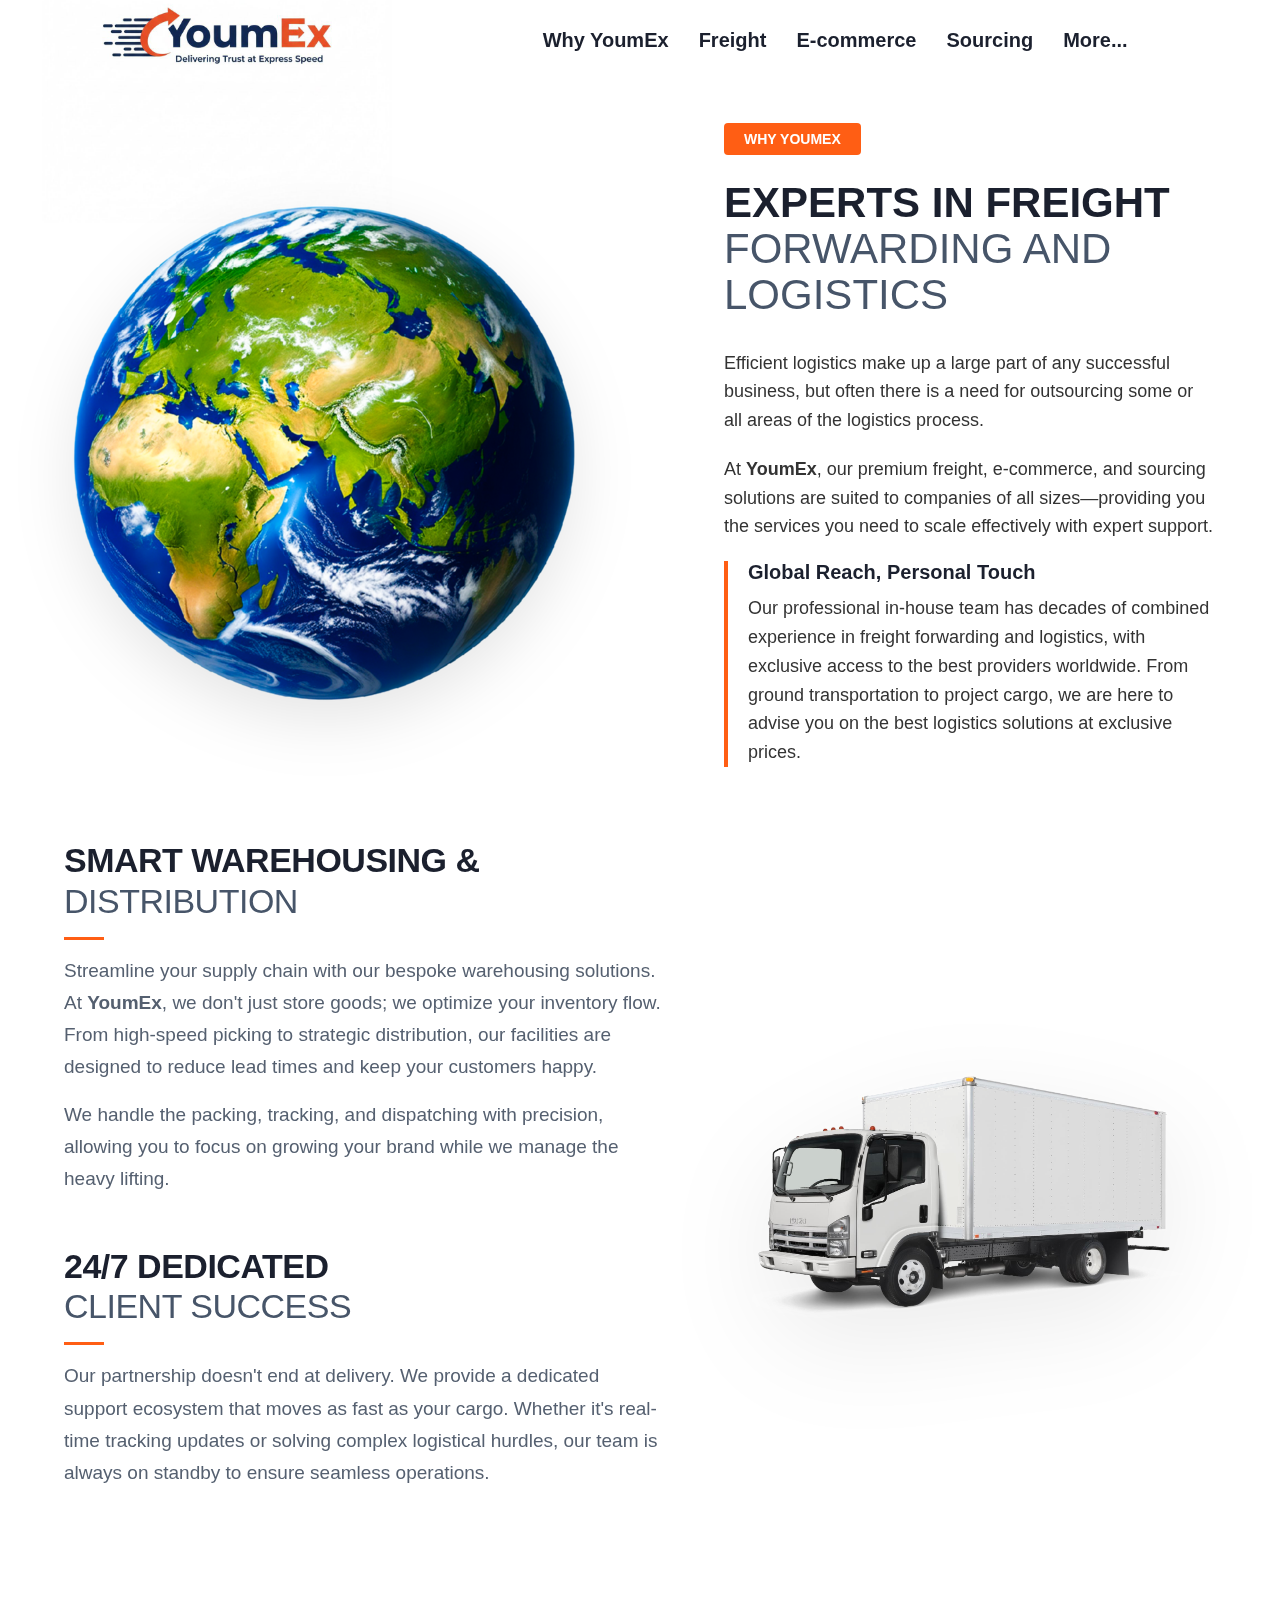
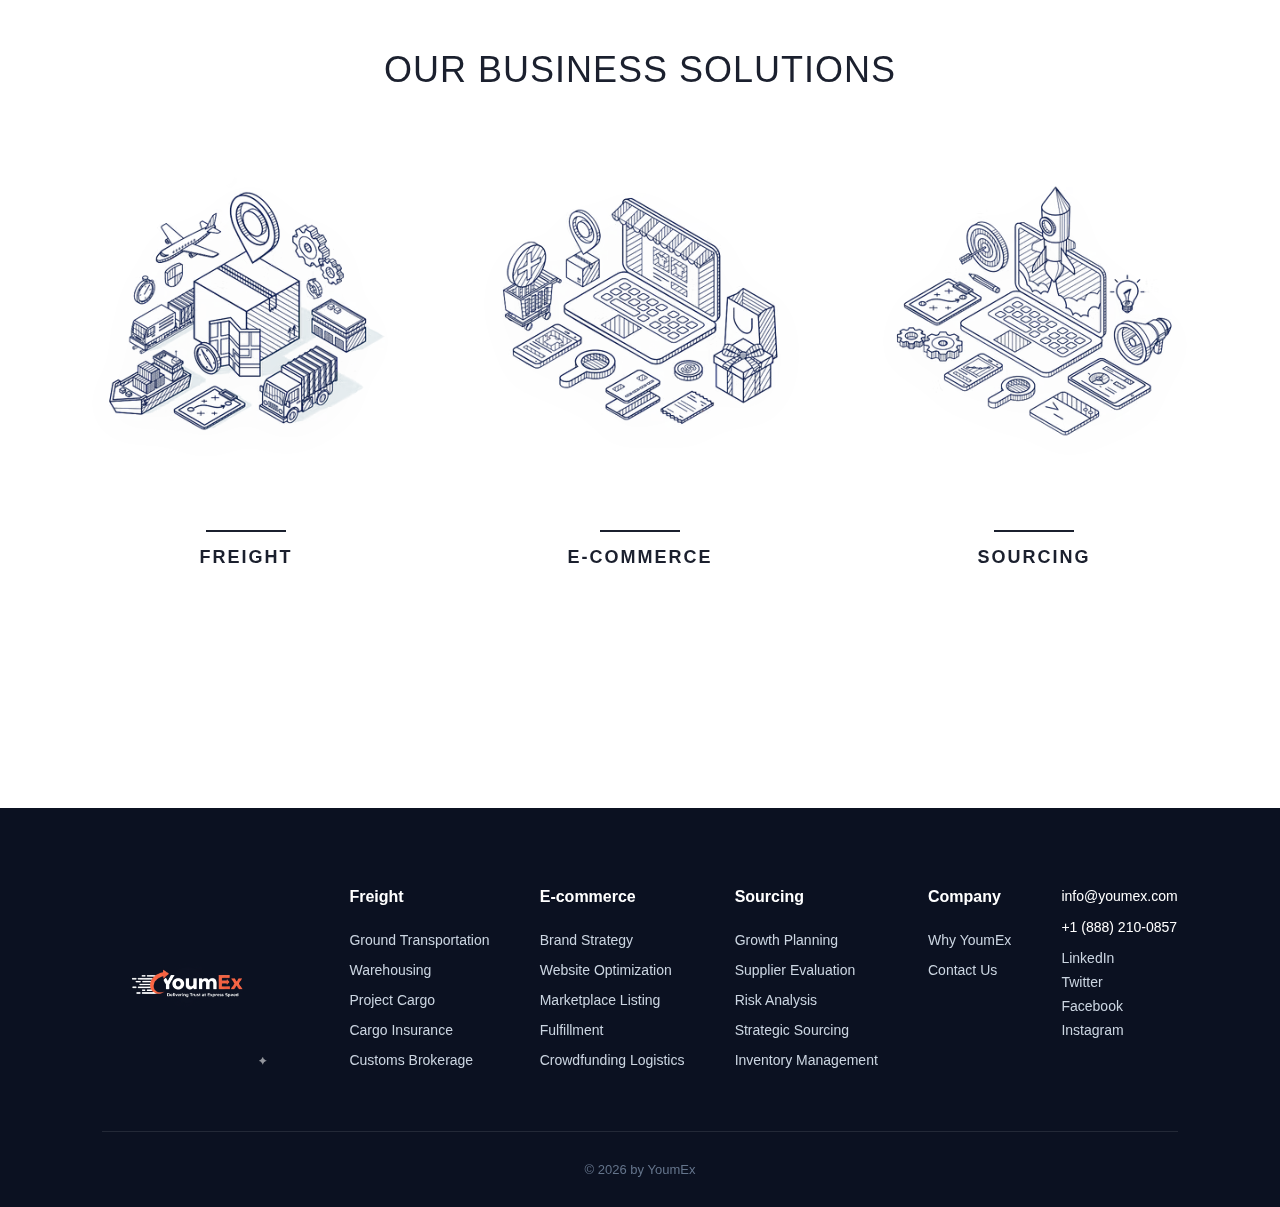
<file: about.html>
<!DOCTYPE html>
<html lang="en">
<head>
    <meta charset="UTF-8">
    <meta name="viewport" content="width=device-width, initial-scale=1.0">
    <title>YoumEx - Delivering Trust</title>
    <link rel="stylesheet" href="style.css">
</head>
<body>

    <header>
        <nav class="navbar">
    <div class="logo">
        <img src="logo.jpeg" alt="YoumEx Logo">
    </div>

    <div class="hamburger" id="hamburger">
        <span class="bar"></span>
        <span class="bar"></span>
        <span class="bar"></span>
    </div>

    <ul class="nav-links" id="nav-menu">
        <li><a href="about.html">Why YoumEx</a></li>
        <li><a href="#">Freight</a></li>
        <li><a href="#">E-commerce</a></li>
        <li><a href="#">Sourcing</a></li>
        <li><a href="#">More...</a></li>
    </ul>
</nav>
    </header>
    <section class="why-youmex">
    <div class="container hero-grid">
        <div class="hero-visual">
            <div class="globe-container">
                <img src="image copy 18.png" alt="YoumEx Global Network" class="main-globe">
            </div>
        </div>

        <div class="hero-content">
            <div class="badge">Why YoumEx</div>
            <h1>EXPERTS IN FREIGHT <br> <span>FORWARDING AND LOGISTICS</span></h1>
            
            <p class="intro-text">
                Efficient logistics make up a large part of any successful business, but often there is a need for outsourcing some or all areas of the logistics process.
            </p>

            <p class="detail-text">
                At <strong>YoumEx</strong>, our premium freight, e-commerce, and sourcing solutions are suited to companies of all sizes—providing you the services you need to scale effectively with expert support.
            </p>

            <div class="highlight-box">
                <h3>Global Reach, Personal Touch</h3>
                <p>
                    Our professional in-house team has decades of combined experience in freight forwarding and logistics, with exclusive access to the best providers worldwide. From ground transportation to project cargo, we are here to advise you on the best logistics solutions at exclusive prices.
                </p>
            </div>
        </div>
    </div>
</section>
<section class="fulfillment-section">
    <div class="container fulfillment-wrapper">
        
        <div class="fulfillment-content">
            <div class="content-block">
                <h2>SMART WAREHOUSING & <br> <span>DISTRIBUTION</span></h2>
                <div class="short-line"></div>
                <p>
                    Streamline your supply chain with our bespoke warehousing solutions. At <strong>YoumEx</strong>, we don't just store goods; we optimize your inventory flow. From high-speed picking to strategic distribution, our facilities are designed to reduce lead times and keep your customers happy.
                </p>
                <p>
                    We handle the packing, tracking, and dispatching with precision, allowing you to focus on growing your brand while we manage the heavy lifting.
                </p>
            </div>

            <div class="content-block">
                <h2>24/7 DEDICATED <br> <span>CLIENT SUCCESS</span></h2>
                <div class="short-line"></div>
                <p>
                    Our partnership doesn't end at delivery. We provide a dedicated support ecosystem that moves as fast as your cargo. Whether it's real-time tracking updates or solving complex logistical hurdles, our team is always on standby to ensure seamless operations.
                </p>
            </div>
        </div>

        <div class="fulfillment-visual">
            <div class="image-container">
                <img src="image copy 19.png" alt="Digital Logistics Management">
                <div class="bg-pattern"></div>
            </div>
        </div>
    </div>
</section>
<section class="solutions-section">
    <div class="container">
        <h2 class="section-title">OUR BUSINESS SOLUTIONS</h2>
        
        <div class="solutions-grid">
            <div class="solution-card">
                <div class="solution-icon">
                    <img src="image copy 20.png" alt="YoumEx Freight Solutions">
                </div>
                <div class="solution-footer">
                    <div class="accent-line"></div>
                    <h3>FREIGHT</h3>
                </div>
            </div>

            <div class="solution-card">
                <div class="solution-icon">
                    <img src="image copy 21.png" alt="YoumEx E-commerce">
                </div>
                <div class="solution-footer">
                    <div class="accent-line"></div>
                    <h3>E-COMMERCE</h3>
                </div>
            </div>

            <div class="solution-card">
                <div class="solution-icon">
                    <img src="image copy 22.png" alt="YoumEx Sourcing">
                </div>
                <div class="solution-footer">
                    <div class="accent-line"></div>
                    <h3>SOURCING</h3>
                </div>
            </div>
        </div>
    </div>
</section>
<footer class="main-footer">
    <div class="footer-container">
        <div class="footer-logo-section">
            <div class="footer-logo">
                <img src="image copy 17.png" alt="YoumEx Logo">
            </div>
        </div>

        <div class="footer-links">
            <div class="footer-col">
                <h4>Freight</h4>
                <ul>
                    <li><a href="#">Ground Transportation</a></li>
                    <li><a href="#">Warehousing</a></li>
                    <li><a href="#">Project Cargo</a></li>
                    <li><a href="#">Cargo Insurance</a></li>
                    <li><a href="#">Customs Brokerage</a></li>
                </ul>
            </div>

            <div class="footer-col">
                <h4>E-commerce</h4>
                <ul>
                    <li><a href="#">Brand Strategy</a></li>
                    <li><a href="#">Website Optimization</a></li>
                    <li><a href="#">Marketplace Listing</a></li>
                    <li><a href="#">Fulfillment</a></li>
                    <li><a href="#">Crowdfunding Logistics</a></li>
                </ul>
            </div>

            <div class="footer-col">
                <h4>Sourcing</h4>
                <ul>
                    <li><a href="#">Growth Planning</a></li>
                    <li><a href="#">Supplier Evaluation</a></li>
                    <li><a href="#">Risk Analysis</a></li>
                    <li><a href="#">Strategic Sourcing</a></li>
                    <li><a href="#">Inventory Management</a></li>
                </ul>
            </div>

            <div class="footer-col">
                <h4>Company</h4>
                <ul>
                    <li><a href="#">Why YoumEx</a></li>
                    <li><a href="#">Contact Us</a></li>
                </ul>
            </div>

            <div class="footer-col contact-col">
                <p><a href="mailto:info@youmex.com">info@youmex.com</a></p>
                <p>+1 (888) 210-0857</p>
                <div class="social-links">
                    <a href="#">LinkedIn</a>
                    <a href="#">Twitter</a>
                    <a href="#">Facebook</a>
                    <a href="#">Instagram</a>
                </div>
            </div>
        </div>
    </div>

    <div class="footer-bottom">
        <p>© 2026 by YoumEx</p>
    </div>
</footer>
    <script>
   
    const hamburger = document.querySelector('.hamburger');
    const navLinks = document.querySelector('.nav-links');

    hamburger.addEventListener('click', () => {
        navLinks.classList.toggle('active');
    });

    document.onclick = function(e){
        if(!hamburger.contains(e.target) && !navLinks.contains(e.target)){
            navLinks.classList.remove('active');
        }
    }
</script>

</body>
</html>
</file>
<file: style.css>
/* Basic Reset */
* {
    margin: 0;
    padding: 0;
    box-sizing: border-box;
    font-family: 'Arial', sans-serif;
}

body {
    background-color: #050a18; /* Dark theme base */
    color: white;
}

/* Navbar Styling */
.navbar {
    display: flex;
    justify-content: space-between;
    align-items: center;
    padding: 20px 8%;
    background: white; /* Logistify header is white */
    height: 80px;
}

.logo img {
    position: relative;
    right: 60px;
    top: 10px;
    height: 350px; /* Logo size adjust karein */
}

.nav-links {
    list-style: none;
    display: flex;    
}

.nav-links li {
    margin-left: 30px;
}

.nav-links a {
    position: relative;
    right: 50px;
    text-decoration: none;
    color: #1b202e;
    font-weight: 600;
    font-size: 20px;
}

/* Hero Section */
.hero {
    height: calc(100vh - 80px);
    background: linear-gradient(rgba(5, 10, 24, 0.6), rgba(5, 10, 24, 0.6)), 
                url('bg.png') no-repeat center center/cover;
    display: flex;
    align-items: center;
    padding: 0 8%;
    position: relative;
}

.hero-content2 h1 {
    font-size: 80px;
    line-height: 1.1;
    font-weight: bold;
    letter-spacing: 2px;
}

.hero-content2 span {
    color: #ffffff;
}

.divider {
    width: 150px;
    height: 4px;
    background-color: #74c0e2; /* Light blue line */
    margin: 25px 0;
}

.hero-content2 p {
    font-size: 18px;
    margin-bottom: 35px;
    line-height: 1.6;
    color: #d1d1d1;
}

/* Button */
.btn-learn {
    display: inline-block;
    padding: 12px 35px;
    background-color: #74c0e2;
    color: #050a18;
    text-decoration: none;
    border-radius: 25px;
    font-weight: bold;
    transition: 0.3s;
}

.btn-learn:hover {
    background-color: #fff;
}

/* Hero Section Styling */
.hero-alt {
    padding: 60px 8%;
    background-color: #ffffff; /* Light clean background */
    min-height: 80vh;
    display: flex;
    align-items: center;
}

.hero-container {
    display: flex;
    align-items: center;
    justify-content: space-between;
    width: 100%;
    gap: 40px;
}

.hero-text-side {
    flex: 1;
}

.hero-text-side h1 {
    font-size: 55px;
    font-weight: 800;
    color: #1b202e;
    line-height: 1.1;
}


.accent-line {
    width: 100px;
    height: 4px;
    background-color: #ff5e00;
    margin: 20px 0;
}

.hero-text-side p {
    font-size: 18px;
    color: #555;
    max-width: 450px;
    margin-bottom: 30px;
    line-height: 1.6;
}

.btn-orange {
    display: inline-block;
    padding: 12px 30px;
    background-color: #c44205;
    color: white;
    text-decoration: none;
    border-radius: 25px;
    font-weight: bold;
    transition: 0.3s;
}

.btn-orange:hover {
    background-color: #db5715;
    transform: scale(1.05);
}

/* Image Side */
.hero-image-side {
    flex: 1.2;
}

.main-ship-img {
    width: 100%;
    border-radius: 10px;
    box-shadow: 20px 20px 60px rgba(0,0,0,0.05);
}
.premium-services {
    padding: 50px 8%;
    background-color: #fcfcfc;
    font-family: 'Inter', sans-serif; /* Professional clean font */
}

.header-content {
    text-align: center;
    margin-bottom: 60px;
}

.sub-title {
    color: #ff5e00;
    font-weight: 700;
    letter-spacing: 3px;
    font-size: 14px;
    display: block;
    margin-bottom: 10px;
}

.main-title {
    font-size: 42px;
    color: #050a18;
    font-weight: 800;
}

.main-title span {
    color: #ff5e00;
}

.styled-divider {
    width: 80px;
    height: 4px;
    background: #ff4d00;
    margin: 20px auto;
    border-radius: 2px;
}

/* Services Grid */
.services-wrapper {
    display: grid;
    grid-template-columns: repeat(auto-fit, minmax(250px, 1fr));
    gap: 30px;
}

.service-box {
    background: white;
    padding: 50px 30px;
    text-align: center;
    border-radius: 4px; /* Minimalist sharp edges look more professional */
    box-shadow: 0 10px 30px rgba(0,0,0,0.03);
    position: relative;
    transition: all 0.4s ease;
    overflow: hidden;
    border: 1px solid #f0f0f0;
}

.service-icon img {
    height: 60px;
    margin-bottom: 25px;
    filter: grayscale(1); /* Default grey icons */
    transition: 0.3s;
}

.service-box h3 {
    font-size: 20px;
    color: #1b202e;
    margin-bottom: 15px;
    font-weight: 700;
}

.service-box p {
    color: #666;
    font-size: 15px;
    line-height: 1.6;
}

.hover-line {
    position: absolute;
    bottom: 0;
    left: 0;
    width: 0;
    height: 5px;
    background: #ff5500;
    transition: 0.4s;
}

/* --- Hover Animations --- */
.service-box:hover {
    transform: translateY(-10px);
    box-shadow: 0 20px 40px rgba(0,0,0,0.08);
    border-color: #ff6200;
}

.service-box:hover .service-icon img {
    filter: grayscale(0); /* Icon becomes colorful on hover */
    transform: scale(1.1);
}

.service-box:hover .hover-line {
    width: 100%;
}
.innovation-section {
    padding: 100px 8%;
    background-color: #050a18; /* Dark premium background */
    color: white;
    overflow: hidden;
}

.innovation-container {
    display: flex;
    align-items: center;
    justify-content: space-between;
    gap: 50px;
    max-width: 1200px;
    margin: 0 auto;
}

/* Text Content */
.innovation-content {
    flex: 1;
    z-index: 2;
}

.innovation-content h2 {
    font-size: 45px;
    font-weight: 800;
    line-height: 1.2;
    letter-spacing: -1px;
}

.innovation-content h2 span {
    color: #74c0e2; /* Tech Blue color */
}

.accent-line {
    width: 60px;
    height: 4px;
    background-color: #74c0e2;
    margin: 25px 0;
}

.innovation-content p {
    font-size: 18px;
    color: #b0bccb;
    line-height: 1.6;
    margin-bottom: 35px;
    max-width: 480px;
}

.btn-discover {
    display: inline-block;
    padding: 14px 35px;
    background-color: #74c0e2;
    color: #050a18;
    text-decoration: none;
    font-weight: bold;
    border-radius: 4px;
    transition: 0.3s ease;
}

.btn-discover:hover {
    background-color: white;
    transform: translateY(-3px);
}

/* Image Dissolve & Merge Effect */
.innovation-visual {
    flex: 1;
    display: flex;
    justify-content: center;
    position: relative;
}

.image-wrapper {
    position: relative;
    width: 100%;
    max-width: 500px;
}

.dissolve-img {
    width: 100%;
    height: auto;
    mix-blend-mode: screen; 
    mask-image: radial-gradient(circle, rgba(0,0,0,1) 60%, rgba(0,0,0,0) 95%);
    -webkit-mask-image: radial-gradient(circle, rgba(0,0,0,1) 60%, rgba(0,0,0,0) 95%);
    filter: brightness(1.1) contrast(1.1);
    animation: floating 4s ease-in-out infinite;
}

.glow-effect {
    position: absolute;
    top: 50%;
    left: 50%;
    transform: translate(-50%, -50%);
    width: 300px;
    height: 300px;
    background: radial-gradient(circle, rgba(116, 192, 226, 0.15) 0%, rgba(116, 192, 226, 0) 70%);
    z-index: -1;
}
.ecommerce-solutions {
    padding: 100px 5%;
    background-color: #ffffff;
    text-align: center;
    font-family: 'Arial', sans-serif;
}

.solutions-title {
    font-size: 34px;
    color: #1b202e;
    font-weight: 600;
    letter-spacing: 2px;
    margin-bottom: 60px;
}

.ecommerce-grid {
    display: flex;
    justify-content: space-around;
    align-items: flex-start;
    flex-wrap: wrap;
    gap: 20px;
}

.ecommerce-item {
    flex: 1;
    min-width: 180px;
    display: flex;
    flex-direction: column;
    align-items: center;
    transition: transform 0.3s ease;
}

.ecommerce-item:hover {
    transform: translateY(-5px);
}

.icon-box {
    height: 130px; /* Icon container height */
    display: flex;
    align-items: center;
    justify-content: center;
    margin-bottom: 20px;
}

.icon-box img {
    max-height: 90px;
    width: 120px;
    filter: contrast(0.8); 
}

.ecommerce-item h3 {
    font-size: 13px;
    font-weight: 600;
    color: #1b202e;
    margin-bottom: 15px;
    text-transform: uppercase;
    letter-spacing: 1px;
}

.indicator-bar {
    width: 35px;
    height: 2px;
    background-color: #d1d5db; /* Grey line as per image */
    transition: 0.3s;
}

.ecommerce-item:hover .indicator-bar {
    background-color: #1b202e;
    width: 50px;
}
.reality-bridge {
    padding: 100px 8%;
    background-color: #ffffff; /* Image ka base white hai */
    overflow: hidden;
}

.bridge-container {
    display: flex;
    align-items: center;
    justify-content: space-between;
    gap: 40px;
    max-width: 1300px;
    margin: 0 auto;
}

/* Image Dissolve & Merge Effect */
.bridge-visual {
    flex: 1.2;
    display: flex;
    justify-content: center;
}

.plane-wrapper {
    position: relative;
    width: 100%;
}

.dissolve-plane {
    width: 100%;
    height: auto;
    /* Yeh property white edges ko background se dissolve karti hai */
    mix-blend-mode: multiply; 
    filter: contrast(1.1) brightness(1.05);
    /* Edges ko mazeed smooth karne ke liye mask */
    mask-image: radial-gradient(circle, rgba(0,0,0,1) 70%, rgba(0,0,0,0) 100%);
    -webkit-mask-image: radial-gradient(circle, rgba(0,0,0,1) 70%, rgba(0,0,0,0) 100%);
    animation: flightPath 5s ease-in-out infinite;
}

/* Text Side Styling */
.bridge-content {
    flex: 1;
    text-align: right; /* Image ke mutabiq text right side par hai */
}

.bridge-content h2 {
    font-size: 48px;
    font-weight: 800;
    color: #1b202e;
    line-height: 1.1;
    letter-spacing: -1px;
}

.orange-divider {
    width: 80px;
    height: 4px;
    background-color: #ff5e14; /* Orange line as per image */
    margin: 25px 0 25px auto; /* Right alignment */
}

.bridge-content p {
    font-size: 18px;
    color: #555;
    margin-bottom: 35px;
    line-height: 1.6;
}

.btn-learn-more {
    display: inline-block;
    padding: 14px 40px;
    background-color: #ff5e14;
    color: white;
    text-decoration: none;
    font-weight: bold;
    border-radius: 30px;
    transition: 0.3s cubic-bezier(0.4, 0, 0.2, 1);
}

.btn-learn-more:hover {
    transform: scale(1.05);
    box-shadow: 0 10px 20px rgba(255, 94, 20, 0.2);
}

/* Plane Flight Animation */
@keyframes flightPath {
    0%, 100% { transform: translate(0, 0) rotate(0deg); }
    50% { transform: translate(-10px, -15px) rotate(-2deg); }
}
.sourcing-solutions {
    padding: 100px 5%;
    background-color: #ffffff;
    text-align: center;
}

.sourcing-title {
    font-size: 38px;
    color: #1b202e;
    font-weight: 700;
    letter-spacing: 1.5px;
    margin-bottom: 70px;
    text-transform: uppercase;
}

.sourcing-grid {
    display: flex;
    justify-content: center;
    align-items: flex-start;
    flex-wrap: wrap;
    gap: 30px;
}

.sourcing-item {
    flex: 1;
    min-width: 200px;
    max-width: 240px;
    display: flex;
    flex-direction: column;
    align-items: center;
    transition: all 0.3s ease;
}

.icon-holder {
    height: 120px;
    display: flex;
    align-items: center;
    justify-content: center;
    margin-bottom: 25px;
}

.icon-holder img {
    max-height: 100px;
    width: 130px;
    /* Clean line art look */
    filter: brightness(0.9);
}

.sourcing-item h3 {
    font-size: 14px;
    font-weight: 700;
    color: #1b202e;
    margin-bottom: 15px;
    letter-spacing: 0.5px;
}

.decor-bar {
    width: 35px;
    height: 2px;
    background-color: #e2e8f0;
    transition: 0.4s;
}

.sourcing-item:hover .decor-bar {
    width: 60px;
    background-color: #1b202e;
}
.contact-section {
    padding: 80px 8%;
    background-color: #ffffff;
    background-image: url('pattern-bg.png'); 
    background-size: contain;
}

.contact-wrapper {
    display: flex;
    align-items: center;
    justify-content: space-between;
    gap: 50px;
    max-width: 1300px;
    margin: 0 auto;
}

/* Map Styling */
.contact-map {
    flex: 1;
}

.contact-map img {
    position: relative;
    right: 30px;
    width: 100%;
    filter: brightness(0.9); /* Subtle look */
}

/* Form Styling */
.contact-form-area {
    flex: 1.2;
}

.contact-title {
    font-size: 40px;
    color: #1b202e;
    font-weight: 700;
    margin-bottom: 30px;
    text-align: left;
}

.contact-form {
    display: flex;
    flex-direction: column;
    gap: 15px;
}

.input-group {
    display: flex;
    gap: 15px;
}

.contact-form input, 
.contact-form textarea {
    width: 100%;
    padding: 15px 20px;
    border: 1.5px solid #1b202e; /* Dark border as per image */
    border-radius: 8px;
    font-size: 15px;
    color: #1b202e;
    outline: none;
    transition: 0.3s;
}

.contact-form input:focus, 
.contact-form textarea:focus {
    border-color: #74c0e2; /* Focus color */
    box-shadow: 0 0 10px rgba(116, 192, 226, 0.1);
}

.btn-container {
    text-align: right; /* Submit button alignment */
}

.btn-submit {
    background-color: #0f172a; /* Dark Blue from image */
    color: white;
    padding: 12px 45px;
    border: none;
    border-radius: 25px;
    font-size: 14px;
    font-weight: 700;
    cursor: pointer;
    transition: 0.3s;
    letter-spacing: 1px;
}

.btn-submit:hover {
    background-color: #1b202e;
    transform: translateY(-2px);
    box-shadow: 0 5px 15px rgba(0,0,0,0.2);
}
.main-footer {
    background-color: #0b1121; /* Deep Dark Blue */
    color: white;
    padding: 80px 8% 30px;
    font-family: 'Segoe UI', Tahoma, Geneva, Verdana, sans-serif;
}

.footer-container {
    display: flex;
    justify-content: space-between;
    gap: 40px;
    border-bottom: 1px solid rgba(255, 255, 255, 0.1);
    padding-bottom: 50px;
}

.footer-logo-section {
    flex: 1;
    display: flex;
    align-items: center;
}

.footer-logo img {
    max-width: 170px;
    height: auto;
    background-color: transparent;
    mix-blend-mode:screen;
    filter: brightness(1.1) contrast(1.1);
    
    display: block;
}

.footer-links {
    flex: 4;
    display: flex;
    justify-content: space-between;
    flex-wrap: wrap;
    gap: 30px;
}

.footer-col h4 {
    font-size: 16px;
    font-weight: 600;
    margin-bottom: 25px;
    color: #ffffff;
}

.footer-col ul {
    list-style: none;
    padding: 0;
}

.footer-col ul li {
    margin-bottom: 12px;
}

.footer-col ul li a {
    color: #cbd5e1;
    text-decoration: none;
    font-size: 14px;
    transition: 0.3s;
}

.footer-col ul li a:hover {
    color: #74c0e2; /* Accent blue on hover */
    padding-left: 5px;
}

.contact-col p {
    font-size: 14px;
    margin-bottom: 15px;
    color: #ffffff;
}

.contact-col a {
    color: white;
    text-decoration: none;
}

.social-links a {
    display: block;
    font-size: 14px;
    color: #cbd5e1;
    text-decoration: none;
    margin-bottom: 8px;
    transition: 0.3s;
}

.social-links a:hover {
    color: #74c0e2;
}

.footer-bottom {
    text-align: center;
    padding-top: 30px;
    font-size: 13px;
    color: #64748b;
}
.why-youmex {
    padding: 100px 5%;
    background-color: #ffffff;
}
.hero-grid {
    display: flex;
    align-items: center;
    justify-content: space-between;
    max-width: 1300px;
    height: 550px;
    margin: 0 auto;
    gap: 60px;
}

/* Visual Styling */
.hero-visual {
    flex: 1;
    display: flex;
    justify-content: center;
    position: relative;
}

.globe-container {
    position: relative;
    left: -90px;
    width: 100%;
    max-width: 600px;
}

.main-globe {
    width: 700px;
    height: auto;
    filter: drop-shadow(0 20px 30px rgba(0,0,0,0.1));
}

/* Content Styling */
.hero-content {
    flex: 1;
}
.hero-content p{
    font-size: 18px;
    line-height: 1.6;
    color: #333333;
    margin-bottom: 20px;
}
.badge {
    display: inline-block;
    padding: 8px 20px;
    background-color: #ff5e14; /* Brand Orange */
    color: white;
    font-weight: 700;
    border-radius: 4px;
    margin-bottom: 25px;
    font-size: 14px;
    text-transform: uppercase;
}

.hero-content h1 {
    font-size: 42px;
    line-height: 1.1;
    color: #1b202e;
    font-weight: 800;
    margin-bottom: 30px;
}

.hero-content h1 span {
    font-weight: 400;
    color: #475569;
}

.intro-text {
    font-size: 18px;
    line-height: 1.6;
    color: #334155;
    margin-bottom: 20px;
}

.detail-text {
    font-size: 16px;
    line-height: 1.7;
    color: #64748b;
    margin-bottom: 35px;
}

.highlight-box {
    border-left: 4px solid #ff5e14;
    padding-left: 20px;
    margin-top: 20px;
}

.highlight-box h3 {
    font-size: 20px;
    color: #1b202e;
    margin-bottom: 10px;
}
.fulfillment-section {
    padding: 100px 5%;
    background-color: #ffffff;
    position: relative;
    overflow: hidden;
}

.fulfillment-wrapper {
    position: relative;
    top: -90px;
    display: flex;
    align-items: center;
    justify-content: space-between;
    max-width: 1250px;
    margin: 0 auto;
    gap: 50px;
}

.fulfillment-content {
    flex: 1.2;
}

.content-block {
    margin-bottom: 50px;
}

.content-block h2 {
    font-size: 34px;
    color: #1b202e;
    font-weight: 800;
    line-height: 1.2;
    letter-spacing: -0.5px;
}

.content-block h2 span {
    font-weight: 400;
    color: #475569;
}

.short-line {
    width: 40px;
    height: 3px;
    background-color: #ff5e14; /* Brand Orange */
    margin: 15px 0;
}

.content-block p {
    font-size: 19px;
    line-height: 1.7;
    color: #556070;
    margin-bottom: 15px;
}

/* Image Side */
.fulfillment-visual {
    flex: 1;
    display: flex;
    justify-content: center;
}

.image-container img {
    width: 700px;
    max-width: 500px;
    height: auto;
    /* Isometric look focus */
    filter: drop-shadow(0 30px 50px rgba(0,0,0,0.08));
    animation: floatTruck 5s ease-in-out infinite;
}

@keyframes floatTruck {
    0%, 100% { transform: translateY(0); }
    50% { transform: translateY(-10px); }
}
.solutions-section {
    padding: 80px 5%;
    background-color: #ffffff;
    text-align: center;
}
.solutions-section .container{
position: relative;
top: -160px;
}
.section-title {
    font-size: 36px;
    color: #1b202e;
    font-weight: 500; /* As per image style */
    letter-spacing: 1px;
    margin-bottom: 60px;
    text-transform: uppercase;
}

.solutions-grid {
    display: flex;
    justify-content: space-around;
    align-items: flex-end;
    max-width: 1250px;
    margin: 0 auto;
    gap: 30px;
}

.solution-card {
    flex: 1;
    display: flex;
    flex-direction: column;
    align-items: center;
    transition: transform 0.3s ease;
}

.solution-card:hover {
    transform: translateY(-10px); /* Subtle hover effect */
}

.solution-icon img {
    width: 100%;
    max-width: 320px; /* Adjust based on your icons */
    height: auto;
    filter: drop-shadow(0 10px 20px rgba(0,0,0,0.05));
}

.solution-footer {
    width: 100%;
    margin-top: 30px;
    display: flex;
    flex-direction: column;
    align-items: center;
}

.accent-line {
    width: 80px;
    height: 2px;
    background-color: #1b202e; /* Dark blue/black line */
    margin-bottom: 15px;
}

.solution-footer h3 {
    font-size: 18px;
    color: #1b202e;
    font-weight: 700;
    letter-spacing: 2px;
}

@media (min-width: 300px) and (max-width: 1250px) {
    
    .navbar {
        padding: 0 4%;
        position: relative;
    }

    .logo img {
        height: 300px; 
        width: 300px;
        position: relative; 
        margin-top: 10px;

    }
    .hamburger {
        display: flex;
        flex-direction: column;
        gap: 5px;
        cursor: pointer;
        z-index: 1000;
    }

    .hamburger span {
        width: 30px;
        height: 3px;
        background-color: #1b202e;
        border-radius: 5px;
        transition: 0.3s;
    }


    .nav-links {
        position: fixed;
        right: -100%; 
        top: 0;
        height: 100vh;
        width: 70%;
        background-color: white;
        flex-direction: column;
        justify-content: center;
        align-items: center;
        transition: 0.5s ease-in-out;
        box-shadow: -10px 0 20px rgba(0,0,0,0.1);
        z-index: 999;
    }

    /* Jab JS se 'active' class add hogi */
    .nav-links.active {
        right: 0;
    }

    .nav-links li {
        margin: 20px 0;
    }

    .nav-links a {
        position: static; /* Relative position hata di */
        font-size: 22px;
        color: #1b202e;
    }

    /* 4. Hero Content Adjustments */
    .hero {
        padding: 0 5%;
        text-align: center;
        justify-content: center;
    }

    .hero-content2 h1 {
        font-size: clamp(35px, 8vw, 55px); /* Choti screen par khud chota hojayega */
        line-height: 1.2;
        letter-spacing: 1px;
    }

    .divider {
        margin: 20px auto; 
        width: 100px;
    }

    .hero-content2 p {
        font-size: 16px;
        margin-bottom: 25px;
    }
.hero-alt {
        padding: 40px 5%;
    }

    .hero-container {
        flex-direction: column; /* Mobile par image text ke niche aa jayegi */
        text-align: center;
    }

    .hero-text-side h1 {
        font-size: clamp(30px, 8vw, 45px);
    }

    .accent-line {
        margin: 20px auto;
    }

    .hero-text-side p {
        margin: 0 auto 30px;
    }

    .hero-socials {
        justify-items: center;
        grid-template-columns: 1fr;
    }

    .hero-image-side {
        width: 100%;
    }
    .premium-services {
        padding: 60px 5%;
    }
    .main-title {
        font-size: 32px;
    }
    .innovation-section {
        padding: 60px 5%; /* Side padding kam kar di taake mobile par space mile */
    }

    .innovation-container {
        flex-direction: column; /* Text aur Image ko upar niche kar diya */
        text-align: center;
        gap: 40px;
    }

    /* Text adjustment */
    .innovation-content {
        order: 1; /* Content pehle nazar aaye */
    }

    .innovation-content h2 {
        /* Screen size ke hisab se font adjust hoga (Clamp use kiya hai) */
        font-size: clamp(28px, 8vw, 40px); 
        margin: 0 auto;
    }

    .accent-line {
        margin: 20px auto; /* Line ko center kar diya */
    }

    .innovation-content p {
        font-size: 16px;
        margin: 0 auto 30px;
        max-width: 100%; /* Pura width use kare mobile par */
    }

    /* Image Scaling */
    .innovation-visual {
        order: 2; /* Image niche aaye */
        width: 100%;
    }

    .image-wrapper {
        max-width: 80%; /* Choti screens par parachute boht bara na lage */
        margin: 0 auto;
    }

    .dissolve-img {
        /* Mask ko mobile ke liye thoda adjust kiya taake edges smooth rahein */
        mask-image: radial-gradient(circle, rgba(0,0,0,1) 50%, rgba(0,0,0,0) 90%);
        -webkit-mask-image: radial-gradient(circle, rgba(0,0,0,1) 50%, rgba(0,0,0,0) 90%);
    }

    .glow-effect {
        width: 200px; /* Glow ka size mobile ke liye chota kar diya */
        height: 200px;
    }
.ecommerce-solutions {
        padding: 50px 20px;
    }

    .solutions-title {
        font-size: 24px;
        margin-bottom: 40px;
    }

    .ecommerce-grid {
        display: grid;
        grid-template-columns: repeat(auto-fit, minmax(150px, 1fr)); /* Mobile par icons adjust honge */
        gap: 30px;
    }

    .ecommerce-item {
        min-width: 140px;
    }

    .icon-box {
        height: 80px;
    }

    .icon-box img {
        max-height: 65px;
    }
    .reality-bridge {
        padding: 60px 5%;
    }

    .bridge-container {
        flex-direction: column; /* Stack vertically */
        text-align: center;
    }

    .bridge-content {
        text-align: center;
        order: 1; /* Text upar aaye mobile par */
    }

    .bridge-content h2 {
        font-size: clamp(28px, 8vw, 42px);
    }

    .orange-divider {
        margin: 20px auto;
    }

    .bridge-visual {
        order: 2; /* Image niche aaye */
        width: 100%;
    }

    .dissolve-plane {
        max-width: 90%;
    }
    .sourcing-solutions {
        padding: 60px 20px;
    }

    .sourcing-title {
        position: relative;
        left: 7px;
        font-size: 26px;
        margin-bottom: 40px;
    }

    .sourcing-grid {
        display: grid;
        grid-template-columns: repeat(auto-fit, minmax(160px, 1fr));
        gap: 40px 20px;
    }
    .sourcing-item {
        position: relative;
        left: 50px;
        min-width: 150px;
    }
    .icon-holder {
        position: relative;
        height: 100px;
    }

    .icon-holder img {
        max-height: 75px;
    }
    .contact-section {
        padding: 50px 20px;
    }

    .contact-wrapper {
        flex-direction: column; /* Stack vertically */
    }

    .contact-map {
        position: relative;
        left: 35px;
        order: 2; /* Map niche chala jaye */
        width: 100%;
    }

    .contact-form-area {
        order: 1; /* Form pehle aaye */
        width: 100%;
    }

    .contact-title {
        text-align: center;
        font-size: 28px;
    }

    .input-group {
        flex-direction: column; /* Inputs ek dusre ke upar */
    }

    .btn-container {
        text-align: center;
    }
    .main-footer {
        padding: 60px 5% 40px; /* Spacing thodi kam kar di */
        text-align: center; /* Sab kuch center mein professional lagega */
    }

    .footer-container {
        flex-direction: column; /* Logo aur Links ko upar-niche set kiya */
        align-items: center;
        gap: 50px;
    }

    .footer-logo-section {
        margin-bottom: 20px;
    }

    .footer-logo img {
        position: relative;
        bottom: 20px;
        max-width: 200px; /* Logo size thoda chota kiya */
        height: 200px;

    }

    .footer-links {
        position: relative;
        bottom: 90px;
        width: 100%;
        display: grid; /* Flex se Grid par shift kiya behtar alignment ke liye */
        grid-template-columns: repeat(2, 1fr); /* Tablet par 2 columns */
        gap: 20px 20px;
    }

    .footer-col h4 {
        font-size: 15px;
        margin-bottom: 15px;
    }

    .footer-col ul li {
        margin-bottom: 10px;
    }

    .footer-col ul li a {
        font-size: 13px;
    }

    /* Contact Column ko center-align karne ke liye */
    .contact-col {
        grid-column: span 2; /* Full width for contact info on mobile/tablet */
        margin-top: 20px;
    }

    .social-links {
        display: flex;
        justify-content: center; /* Icons center mein */
        gap: 20px;
        margin-top: 15px;
    }

    .social-links a {
        margin-bottom: 0; /* Horizontal layout for social links */
    }

    .footer-bottom {
        font-size: 12px;
        border-top: 1px solid rgba(255, 255, 255, 0.05);
        margin-top: 40px;
    }
    .why-youmex {
        padding: 60px 5%; /* Padding kam kar di mobile ke liye */
    }

    .hero-grid {
        flex-direction: column; /* Row ko column mein badal diya */
        top: 0; /* Negative offset hata diya taake spacing natural lage */
        gap: 40px;
        text-align: center; /* Poora content center align */
    }

    /* Visual Adjustment */
    .hero-visual {
        width: 100%;
        order: 1; /* Image pehle dikhegi */
    }

    .globe-container {
        left: 0; /* Negative left hata diya */
        margin: 0 auto;
        max-width: 100%; /* Full width container */
        display: flex;
        justify-content: center;
    }

    .main-globe {
        width: 100%; /* Globe screen ke bahar nahi jayega */
        max-width: 500px; /* Tablet par boht bara na ho */
        height: auto;
    }

    /* Content Adjustment */
    .hero-content {
        width: 100%;
        order: 2; /* Text image ke niche aayega */
    }

    .hero-content h1 {
        font-size: clamp(28px, 7vw, 36px); /* Responsive font size */
        margin-bottom: 20px;
    }

    .hero-content p, 
    .intro-text, 
    .detail-text {
        font-size: 16px;
        max-width: 600px; /* Reading ease ke liye line length control */
        margin-left: auto;
        margin-right: auto;
    }

    .highlight-box {
        border-left: none; /* Mobile par side border ki jagah top border behtar hai */
        border-top: 3px solid #ff5e14;
        padding-left: 0;
        padding-top: 20px;
        text-align: center;
    }

    .highlight-box h3 {
        font-size: 18px;
    }

    .fulfillment-section {
        padding: 60px 5%; /* Spacing adjusted for smaller screens */
    }

    .fulfillment-wrapper {
        flex-direction: column; /* Content stack vertically */
        top: 0; /* Reset negative offset for mobile flow */
        gap: 40px;
        text-align: center; /* Center align for a balanced look */
    }

    /* Content Side Adjustments */
    .fulfillment-content {
        width: 100%;
        order: 1; /* Content pehle nazar aaye */
    }

    .content-block {
        margin-bottom: 40px;
    }

    .content-block h2 {
        /* Screen size ke hisab se font scale hoga */
        font-size: clamp(24px, 6vw, 30px); 
        margin: 0 auto;
    }

    .short-line {
        margin: 15px auto; /* Line center alignment */
    }

    .content-block p {
        font-size: 16px; /* Optimized reading size for mobile */
        max-width: 650px;
        margin-left: auto;
        margin-right: auto;
    }

    /* Image Side Adjustments */
    .fulfillment-visual {
        width: 100%;
        order: 2; /* Image text ke niche aaye */
    }

    .image-container img {
     display: none;
    }
    .solutions-section {
        position: relative;
        top: 0px; /* Mobile par negative offset khatam taake layout kharab na ho */
        padding: 60px 20px;
        background-image: none; /* Mobile par clean white look behtar hai */
    }

    .section-title {
        font-size: clamp(24px, 5vw, 30px); /* Responsive font size */
        margin-bottom: 40px;
        padding: 0 10px;
    }

    .solutions-grid {
        flex-direction: column; /* Row se Column mein shift */
        align-items: center;
        gap: 40px; /* Har card ke darmiyan munasib gap */
    }

    .solution-card {
        width: 100%;
        max-width: 450px;
        order: initial; /* Isometric icons pehle hi top par hain */
    }

    .solution-icon img {
        max-width: 260px; /* Mobile screens ke liye icon size chota kiya */
        filter: drop-shadow(0 5px 15px rgba(0,0,0,0.08));
    }

    .solution-footer {
        margin-top: 20px;
    }

    .accent-line {
        width: 60px; /* Line thodi choti taake text ke sath balanced lage */
        margin-bottom: 12px;
    }

    .solution-footer h3 {
        font-size: 16px;
        letter-spacing: 1.5px;
    }
}
</file>
